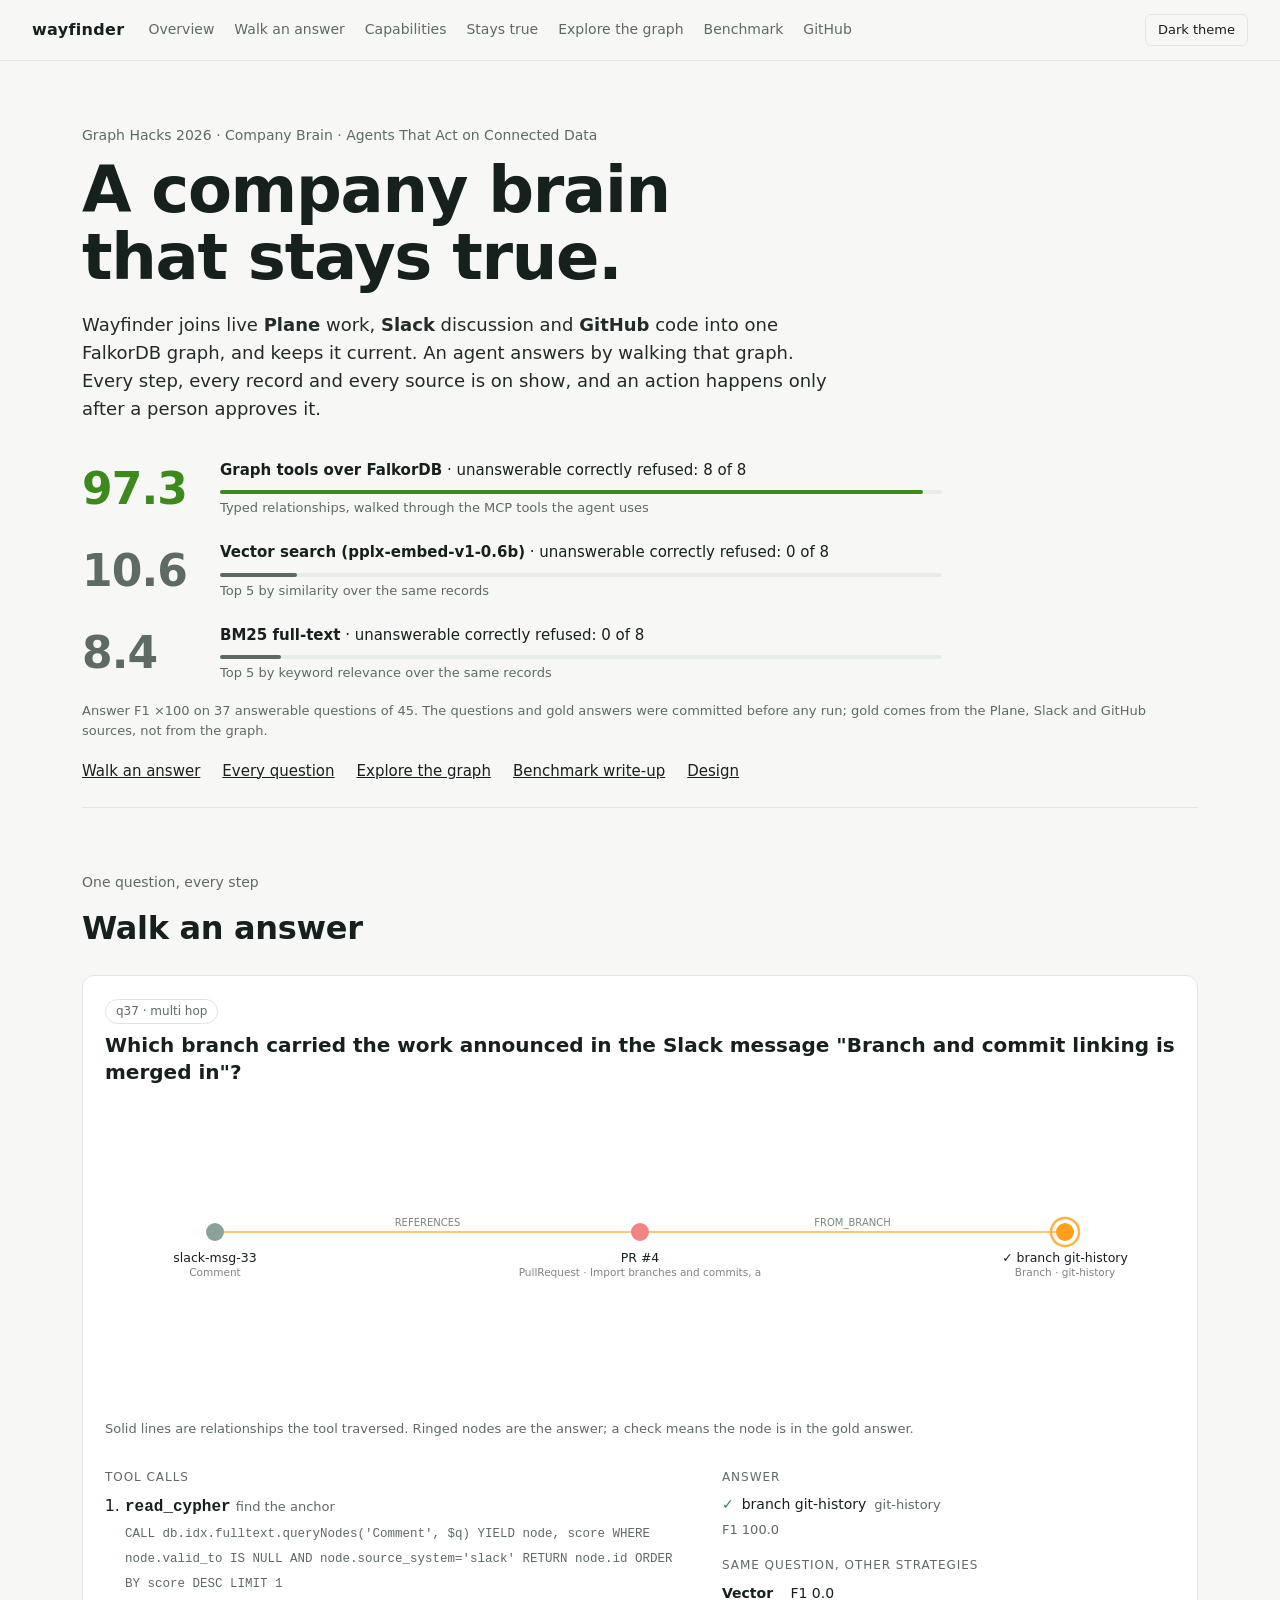
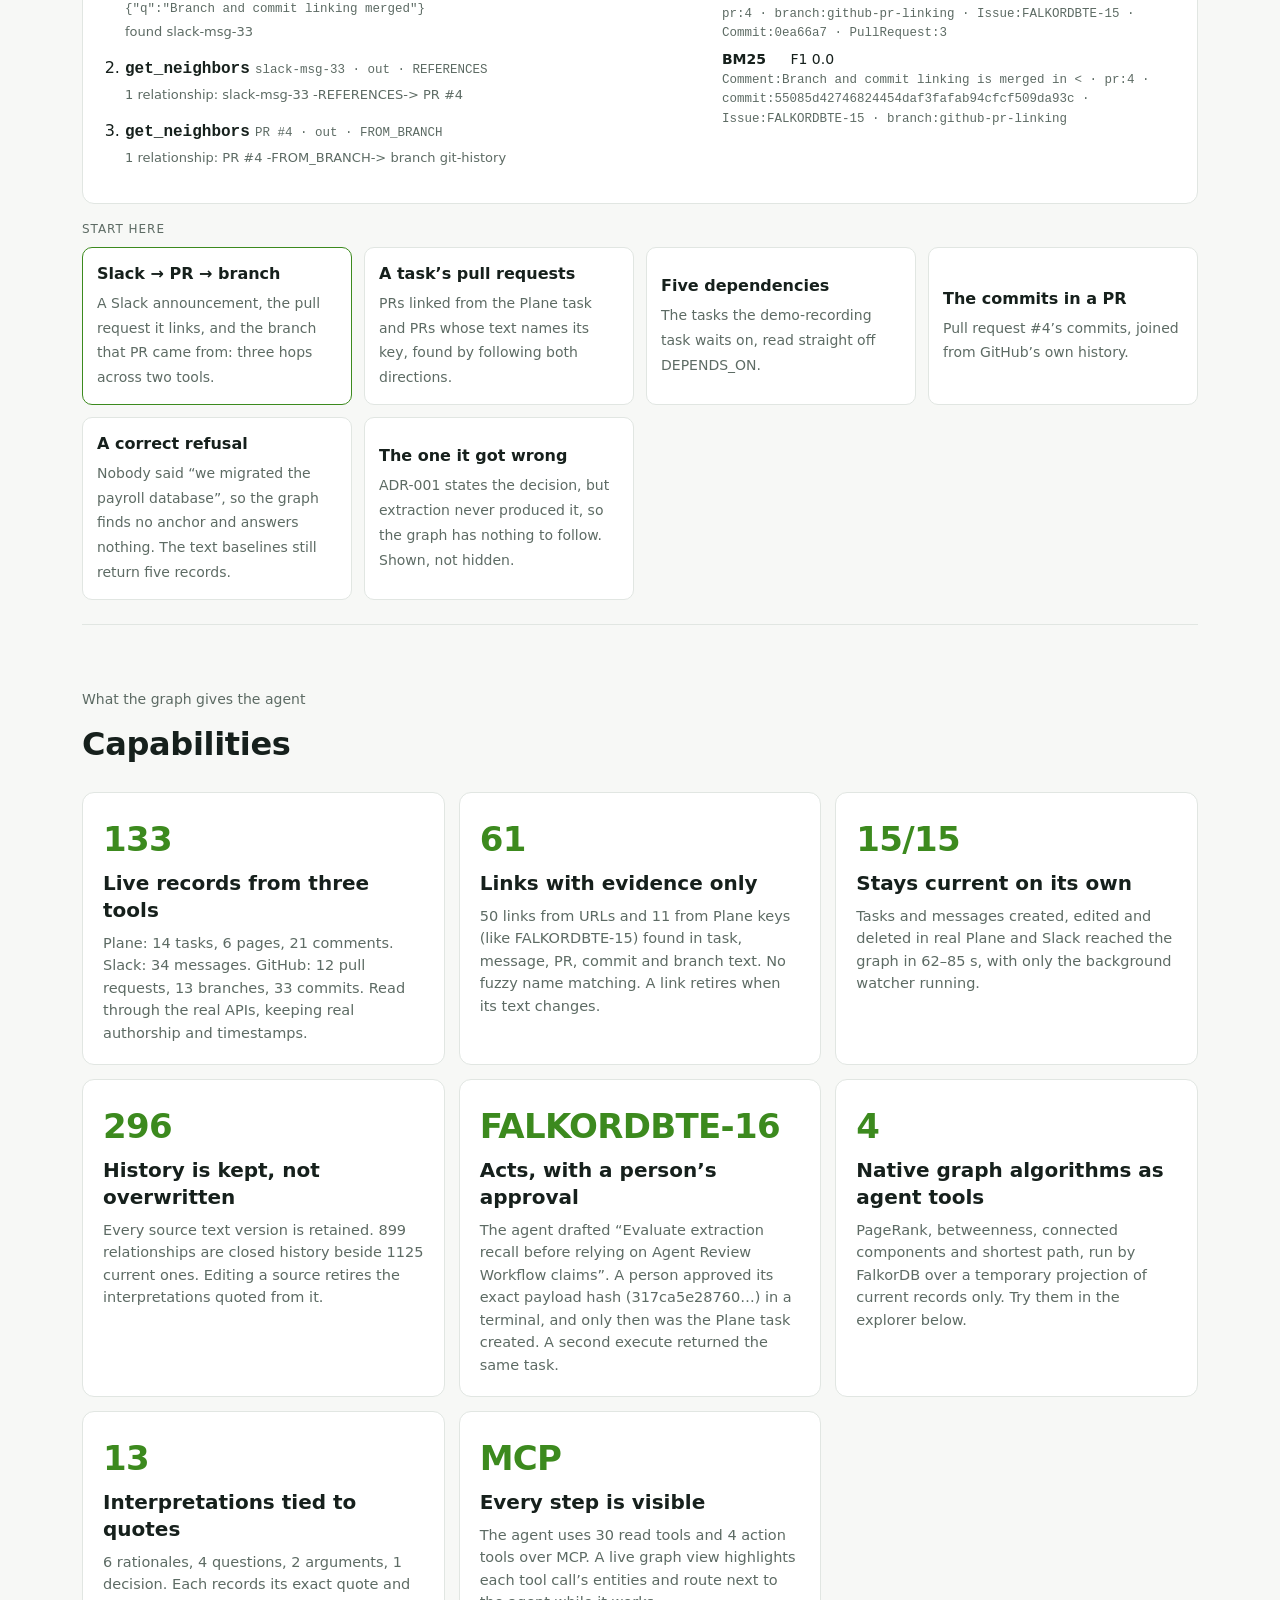
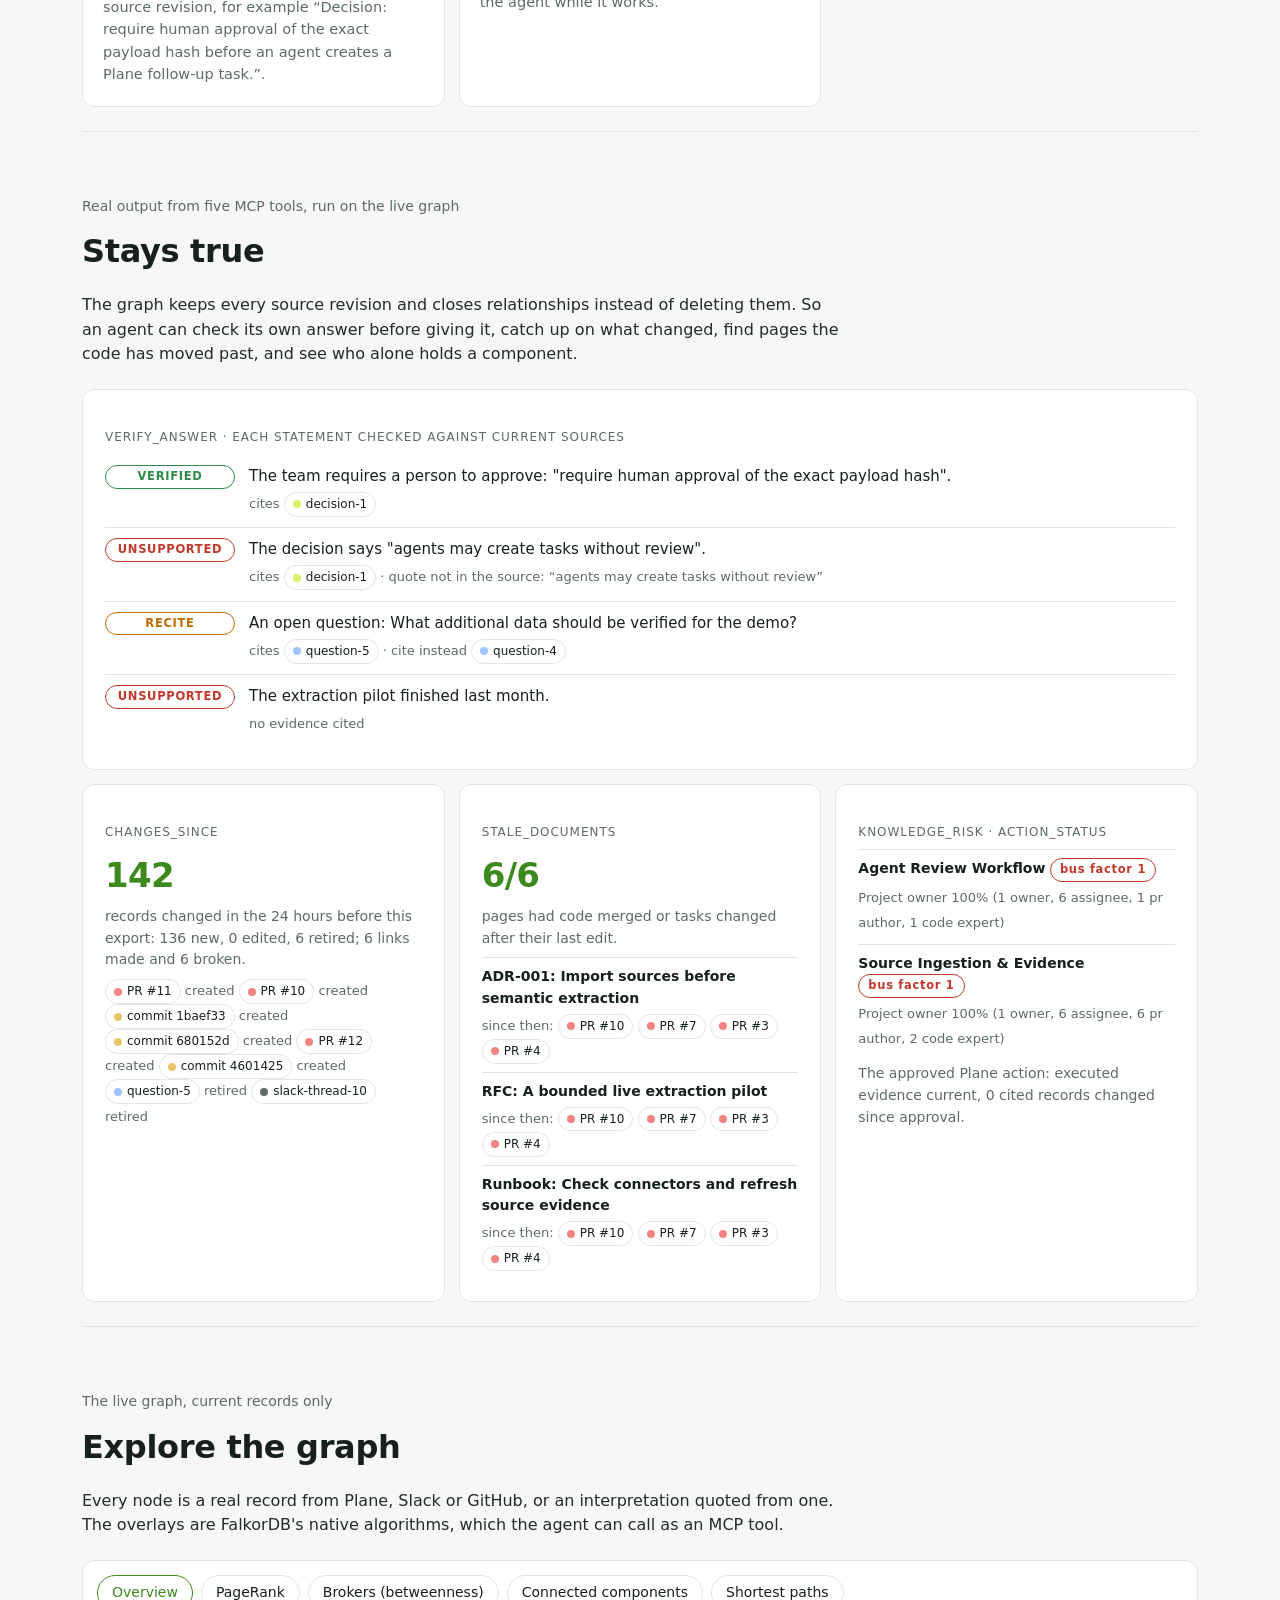
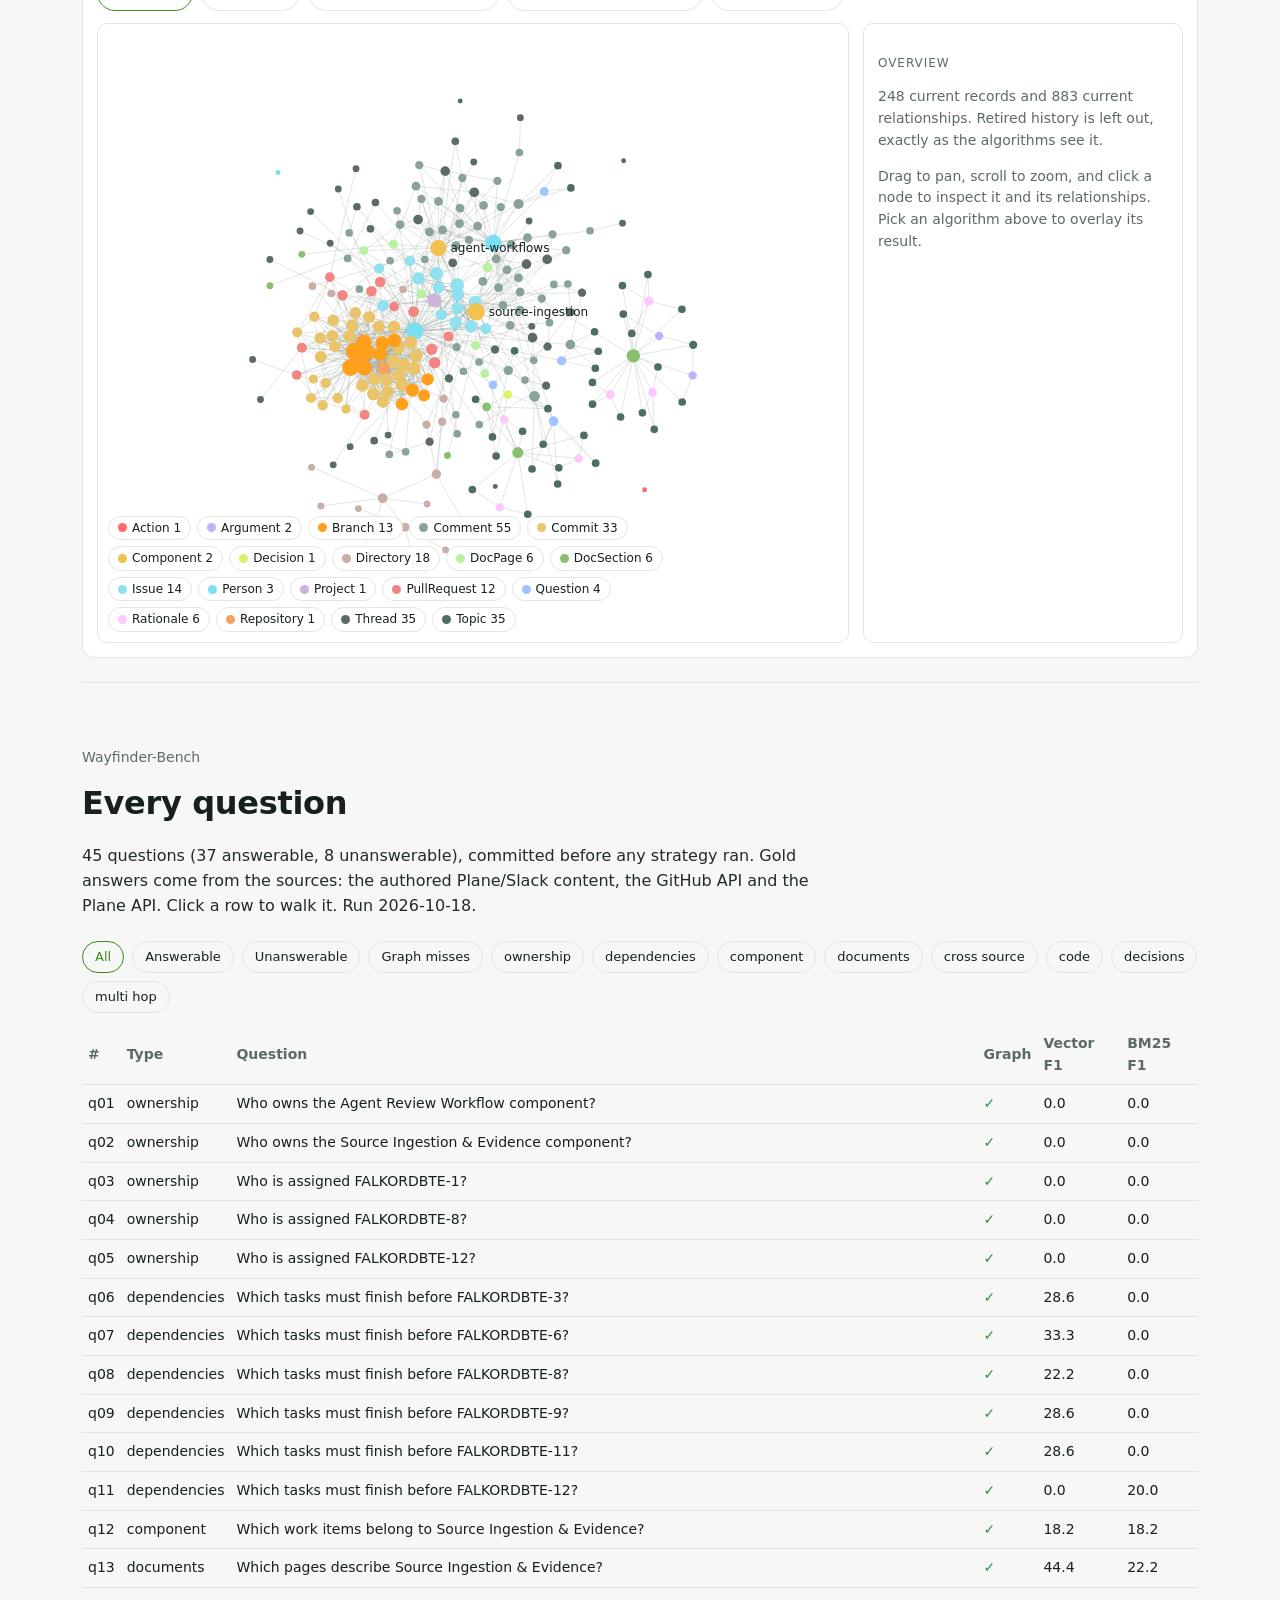
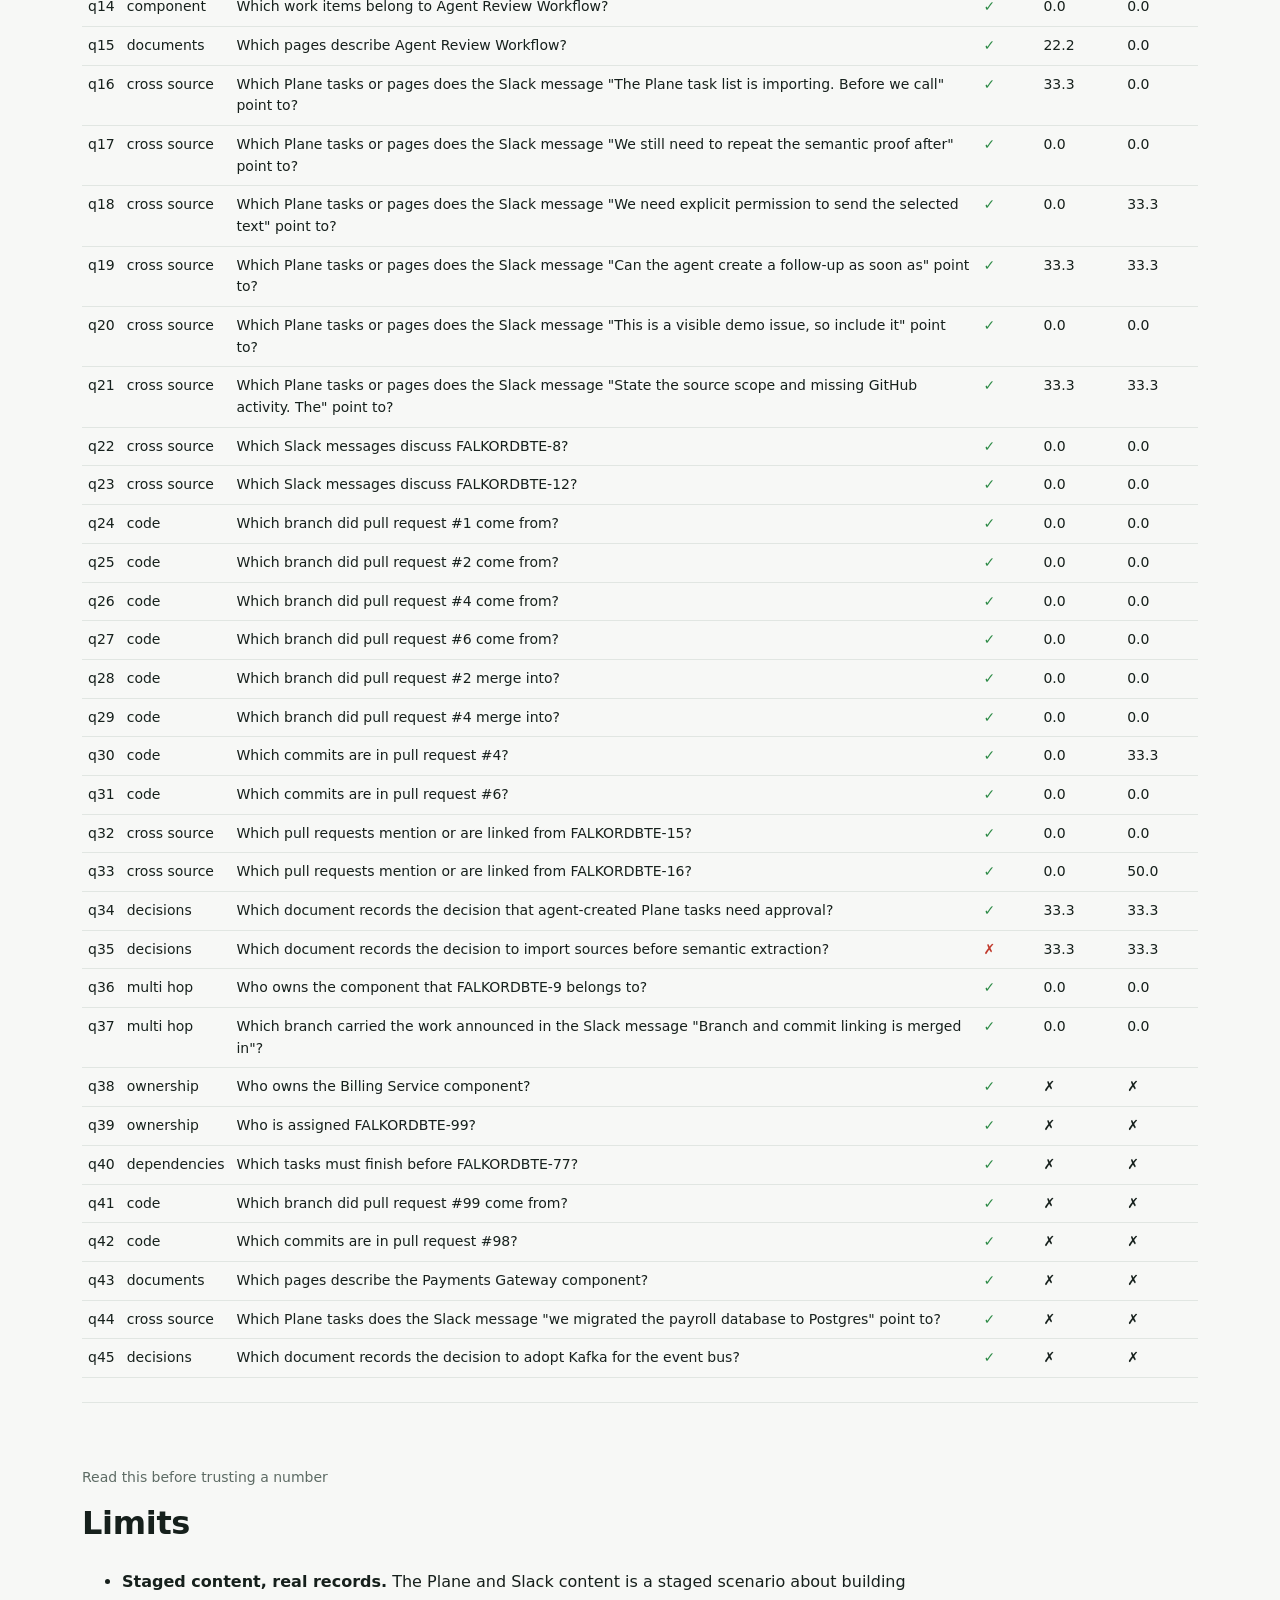
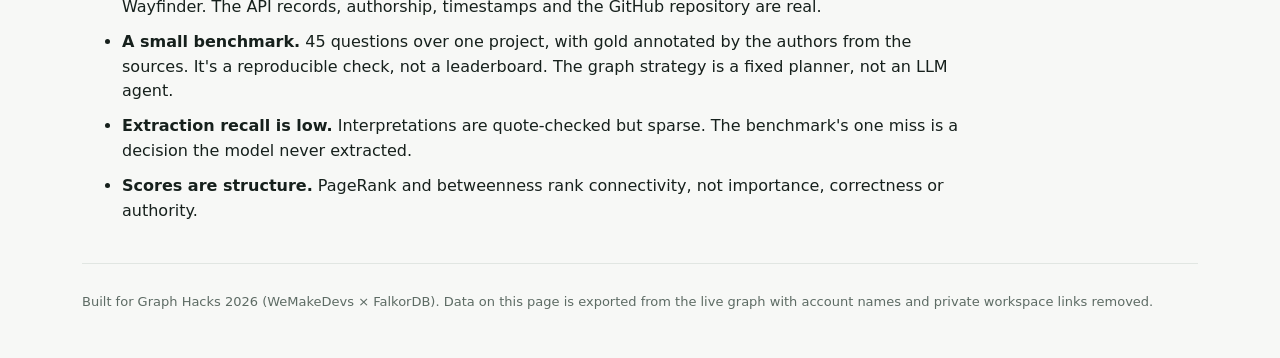
<file: site/index.html>
<!doctype html>
<html lang="en">
<head>
<meta charset="utf-8">
<meta name="viewport" content="width=device-width,initial-scale=1">
<title>Wayfinder: a company brain that stays true</title>
<meta name="description" content="Wayfinder joins live Plane, Slack and GitHub into one FalkorDB graph. An agent answers by walking it, and every step, record and source is on show.">
<link rel="stylesheet" href="style.css">
<script src="app.js" defer></script>
</head>
<body>
<header class="top">
  <a class="brand" href="#overview">wayfinder</a>
  <nav>
    <a href="#overview">Overview</a>
    <a href="#walk">Walk an answer</a>
    <a href="#capabilities">Capabilities</a>
    <a href="#truth">Stays true</a>
    <a href="#explore">Explore the graph</a>
    <a href="#benchmark">Benchmark</a>
    <a href="https://github.com/rohith-rr/Falkor-DB-hackathon-2">GitHub</a>
  </nav>
  <button id="theme" class="ghost" type="button">Light theme</button>
</header>

<main>
<section id="overview" class="hero">
  <div class="eyebrow">Graph Hacks 2026 · Company Brain · Agents That Act on Connected Data</div>
  <h1>A company brain<br>that stays true.</h1>
  <p class="lede">Wayfinder joins live <b>Plane</b> work, <b>Slack</b> discussion and <b>GitHub</b> code into one FalkorDB graph, and keeps it current. An agent answers by walking that graph. Every step, every record and every source is on show, and an action happens only after a person approves it.</p>
  <div class="bars" id="bars"></div>
  <p class="note" id="bars-note"></p>
  <div class="links">
    <a href="#walk">Walk an answer</a><a href="#benchmark">Every question</a><a href="#explore">Explore the graph</a>
    <a href="https://github.com/rohith-rr/Falkor-DB-hackathon-2/blob/feat-branch/benchmarks/wayfinder_bench/RESULTS.md">Benchmark write-up</a>
    <a href="https://github.com/rohith-rr/Falkor-DB-hackathon-2/blob/feat-branch/docs/design/README.md">Design</a>
  </div>
</section>

<section id="walk">
  <div class="section-head"><div class="eyebrow">One question, every step</div><h2>Walk an answer</h2></div>
  <div class="walk card">
    <div class="walk-q"><span class="pill" id="walk-type"></span><h3 id="walk-question"></h3></div>
    <div class="svgwrap"><svg id="walk-svg" role="img" aria-label="The path the graph strategy walked"></svg></div>
    <p class="note">Solid lines are relationships the tool traversed. Ringed nodes are the answer; a check means the node is in the gold answer.</p>
    <div class="walk-grid">
      <div><div class="label">Tool calls</div><ol id="walk-calls" class="calls"></ol></div>
      <div><div class="label">Answer</div><div id="walk-answer"></div><div class="label">Same question, other strategies</div><div id="walk-others"></div></div>
    </div>
  </div>
  <div class="label">Start here</div>
  <div class="starters" id="starters"></div>
</section>

<section id="capabilities">
  <div class="section-head"><div class="eyebrow">What the graph gives the agent</div><h2>Capabilities</h2></div>
  <div class="caps" id="caps"></div>
</section>

<section id="truth">
  <div class="section-head"><div class="eyebrow">Real output from five MCP tools, run on the live graph</div><h2>Stays true</h2>
    <p class="lede small">The graph keeps every source revision and closes relationships instead of deleting them. So an agent can check its own answer before giving it, catch up on what changed, find pages the code has moved past, and see who alone holds a component.</p></div>
  <div class="card"><div class="label">verify_answer · each statement checked against current sources</div><div id="verify"></div></div>
  <div class="tgrid">
    <div class="card"><div class="label">changes_since</div><div id="changes"></div></div>
    <div class="card"><div class="label">stale_documents</div><div id="stale"></div></div>
    <div class="card"><div class="label">knowledge_risk · action_status</div><div id="risk"></div></div>
  </div>
</section>

<section id="explore">
  <div class="section-head"><div class="eyebrow">The live graph, current records only</div><h2>Explore the graph</h2>
    <p class="lede small">Every node is a real record from Plane, Slack or GitHub, or an interpretation quoted from one. The overlays are FalkorDB's native algorithms, which the agent can call as an MCP tool.</p></div>
  <div class="explorer card">
    <div class="tools" id="algo-buttons"></div>
    <div class="explore-body">
      <div class="canvas-wrap"><canvas id="graph"></canvas><div class="legend" id="legend"></div><div class="tip" id="tip" hidden></div></div>
      <aside class="side"><div class="label" id="side-title">Overlay</div><div id="side"></div></aside>
    </div>
  </div>
</section>

<section id="benchmark">
  <div class="section-head"><div class="eyebrow">Wayfinder-Bench</div><h2>Every question</h2>
    <p class="lede small" id="bench-intro"></p></div>
  <div class="filters" id="filters"></div>
  <table class="qtable"><thead><tr><th>#</th><th>Type</th><th>Question</th><th>Graph</th><th>Vector F1</th><th>BM25 F1</th></tr></thead><tbody id="qrows"></tbody></table>
</section>

<section id="limits">
  <div class="section-head"><div class="eyebrow">Read this before trusting a number</div><h2>Limits</h2></div>
  <ul class="limits">
    <li><b>Staged content, real records.</b> The Plane and Slack content is a staged scenario about building Wayfinder. The API records, authorship, timestamps and the GitHub repository are real.</li>
    <li><b>A small benchmark.</b> 45 questions over one project, with gold annotated by the authors from the sources. It's a reproducible check, not a leaderboard. The graph strategy is a fixed planner, not an LLM agent.</li>
    <li><b>Extraction recall is low.</b> Interpretations are quote-checked but sparse. The benchmark's one miss is a decision the model never extracted.</li>
    <li><b>Scores are structure.</b> PageRank and betweenness rank connectivity, not importance, correctness or authority.</li>
  </ul>
</section>
</main>
<footer>Built for Graph Hacks 2026 (WeMakeDevs × FalkorDB). Data on this page is exported from the live graph with account names and private workspace links removed.</footer>
</body>
</html>
</file>
<file: site/style.css>
:root{--bg:#0f1312;--panel:#161c1a;--line:#26302c;--text:#e9efea;--muted:#93a39b;--accent:#9ad46a;--accent2:#ffb347;--bad:#e07a6f;--good:#7fd18b;--bar:#2a3631}
:root.light{--bg:#f7f8f6;--panel:#ffffff;--line:#e1e6e2;--text:#16201c;--muted:#5d6b64;--accent:#3c8a1e;--accent2:#c46a00;--bad:#c0392b;--good:#2e8b47;--bar:#e6ece8}
*{box-sizing:border-box}
html{scroll-behavior:smooth}
body{margin:0;background:var(--bg);color:var(--text);font:16px/1.55 system-ui,-apple-system,"Segoe UI",Roboto,sans-serif}
a{color:var(--text)}
.top{position:sticky;top:0;z-index:5;display:flex;align-items:center;gap:24px;padding:14px 32px;background:color-mix(in srgb,var(--bg) 92%,transparent);border-bottom:1px solid var(--line);backdrop-filter:blur(6px)}
.brand{font-weight:800;text-decoration:none;letter-spacing:.02em}
nav{display:flex;gap:20px;flex:1;flex-wrap:wrap}
nav a{text-decoration:none;color:var(--muted);font-size:14px}
nav a:hover{color:var(--text)}
button{font:inherit;cursor:pointer}
.ghost{background:transparent;color:var(--text);border:1px solid var(--line);border-radius:6px;padding:5px 12px;font-size:13px}
main{max-width:1180px;margin:0 auto;padding:0 32px}
section{padding:64px 0 24px;border-bottom:1px solid var(--line)}
.eyebrow{color:var(--muted);font-size:14px;margin-bottom:10px}
h1{font-size:clamp(40px,6vw,64px);line-height:1.05;margin:0 0 20px;letter-spacing:-.02em}
h2{font-size:32px;margin:0 0 12px;letter-spacing:-.01em}
h3{margin:0;font-size:20px;line-height:1.35}
.lede{max-width:760px;font-size:18px;color:color-mix(in srgb,var(--text) 85%,var(--muted))}
.lede.small{font-size:16px}
.note{color:var(--muted);font-size:13px}
.label{color:var(--muted);font-size:12px;letter-spacing:.08em;text-transform:uppercase;margin:16px 0 8px}
.links{display:flex;gap:22px;flex-wrap:wrap;margin-top:18px}
.links a{font-size:15px}
.bars{margin:32px 0 6px;max-width:860px}
.bar{display:grid;grid-template-columns:120px 1fr;gap:18px;align-items:center;margin:14px 0}
.bar .num{font-size:44px;font-weight:700;letter-spacing:-.02em;color:var(--muted)}
.bar.lead .num{color:var(--accent)}
.bar .what{font-size:15px}
.bar .track{height:4px;background:var(--bar);border-radius:2px;margin-top:8px;position:relative}
.bar .fill{position:absolute;inset:0 auto 0 0;background:var(--muted);border-radius:2px}
.bar.lead .fill{background:var(--accent)}
.bar .sub{color:var(--muted);font-size:13px;margin-top:4px}
.card{background:var(--panel);border:1px solid var(--line);border-radius:12px;padding:22px}
.section-head{margin-bottom:22px}
.pill{display:inline-block;border:1px solid var(--line);border-radius:999px;padding:2px 10px;font-size:12px;color:var(--muted);margin-bottom:8px}
.svgwrap{overflow-x:auto}
.walk svg{width:100%;min-width:720px;height:300px;display:block;margin:16px 0 4px}
.walk-grid{display:grid;grid-template-columns:1.3fr 1fr;gap:28px}
.calls{margin:0;padding-left:20px}
.calls li{margin-bottom:12px}
.calls .tool{font-family:ui-monospace,Consolas,monospace;font-weight:700}
.calls code,.mono{font-family:ui-monospace,Consolas,monospace;font-size:12.5px;color:var(--muted);word-break:break-word}
.answer{display:flex;align-items:center;gap:8px;margin:4px 0;font-size:14px}
.ok{color:var(--good);font-weight:700}.no{color:var(--bad);font-weight:700}
.other{font-size:14px;margin:6px 0}
.other b{display:inline-block;min-width:64px}
.starters{display:grid;grid-template-columns:repeat(auto-fill,minmax(260px,1fr));gap:12px}
.starter{text-align:left;background:var(--panel);border:1px solid var(--line);border-radius:10px;padding:14px;color:var(--text)}
.starter:hover,.starter.on{border-color:var(--accent)}
.starter b{display:block;margin-bottom:4px}
.starter span{color:var(--muted);font-size:14px}
.caps{display:grid;grid-template-columns:repeat(auto-fill,minmax(320px,1fr));gap:14px}
.cap{background:var(--panel);border:1px solid var(--line);border-radius:12px;padding:20px}
.cap .big{font-size:34px;font-weight:700;color:var(--accent);letter-spacing:-.02em}
.cap h3{margin:4px 0 8px}
.cap p{margin:0;color:var(--muted);font-size:14.5px}
.explorer{padding:14px}
.tools{display:flex;gap:8px;flex-wrap:wrap;margin-bottom:12px}
.tools button{background:transparent;color:var(--text);border:1px solid var(--line);border-radius:999px;padding:6px 14px;font-size:14px}
.tools button.on{border-color:var(--accent);color:var(--accent)}
.explore-body{display:grid;grid-template-columns:1fr 320px;gap:14px;height:620px}
.canvas-wrap{position:relative;border:1px solid var(--line);border-radius:10px;overflow:hidden}
canvas{width:100%;height:100%;display:block;cursor:grab}
.legend{position:absolute;left:10px;bottom:10px;display:flex;flex-wrap:wrap;gap:6px;max-width:80%}
.legend span{display:flex;align-items:center;gap:5px;font-size:12px;background:color-mix(in srgb,var(--panel) 90%,transparent);border:1px solid var(--line);border-radius:999px;padding:2px 9px}
.legend i{width:9px;height:9px;border-radius:50%;display:inline-block}
.tip{position:absolute;pointer-events:none;background:var(--panel);border:1px solid var(--line);border-radius:6px;padding:6px 9px;font-size:12.5px;max-width:300px}
.side{overflow:auto;border:1px solid var(--line);border-radius:10px;padding:14px}
.side .row{display:flex;justify-content:space-between;gap:10px;font-size:14px;padding:5px 0;border-bottom:1px solid var(--line);cursor:pointer}
.side .row span:last-child{color:var(--muted);font-family:ui-monospace,Consolas,monospace;font-size:12.5px}
.side p{font-size:14px;color:var(--muted)}
.filters{display:flex;gap:8px;flex-wrap:wrap;margin-bottom:12px}
.filters button{background:transparent;color:var(--text);border:1px solid var(--line);border-radius:999px;padding:5px 12px;font-size:13px}
.filters button.on{border-color:var(--accent);color:var(--accent)}
.qtable{width:100%;border-collapse:collapse;font-size:14px}
.qtable th{text-align:left;color:var(--muted);font-weight:600;border-bottom:1px solid var(--line);padding:8px 6px}
.qtable td{border-bottom:1px solid var(--line);padding:8px 6px;vertical-align:top}
.qtable tr{cursor:pointer}
.qtable tbody tr:hover{background:color-mix(in srgb,var(--accent) 7%,transparent)}
.limits{max-width:880px}
.limits li{margin-bottom:10px}
footer{max-width:1180px;margin:0 auto;padding:28px 32px 48px;color:var(--muted);font-size:13px}
.vrow{display:grid;grid-template-columns:130px 1fr;gap:14px;padding:10px 0;border-bottom:1px solid var(--line);font-size:15px}
.vrow:last-child{border-bottom:0}
.verdict{display:inline-block;font-size:11.5px;font-weight:700;letter-spacing:.06em;border:1px solid currentColor;border-radius:999px;padding:2px 9px;height:fit-content;text-align:center;color:var(--muted)}
.verdict.good{color:var(--good)}.verdict.bad{color:var(--bad)}.verdict.warn{color:var(--accent2)}
.cites{color:var(--muted);font-size:13px;margin-top:4px;line-height:1.9}
.chip{display:inline-flex;align-items:center;gap:5px;border:1px solid var(--line);border-radius:999px;padding:0 8px;font-size:12px;color:var(--text);white-space:nowrap}
.chip i{width:8px;height:8px;border-radius:50%;display:inline-block}
.tgrid{display:grid;grid-template-columns:repeat(3,1fr);gap:14px;margin-top:14px}
.tgrid p{color:var(--muted);font-size:14px;margin:4px 0 8px}
.tnum{font-size:34px;font-weight:700;color:var(--accent);letter-spacing:-.02em}
.srow{padding:8px 0;border-top:1px solid var(--line);font-size:14px}
@media (max-width:860px){.tgrid{grid-template-columns:1fr}.vrow{grid-template-columns:1fr;gap:4px}.top{padding:12px 16px}main{padding:0 16px}.walk-grid,.explore-body{grid-template-columns:1fr}.explore-body{height:auto}.canvas-wrap{height:460px}.bar{grid-template-columns:84px 1fr}.bar .num{font-size:32px}nav{display:none}.qtable th:nth-child(2),.qtable td:nth-child(2),.qtable th:nth-child(5),.qtable td:nth-child(5){display:none}}
</file>
